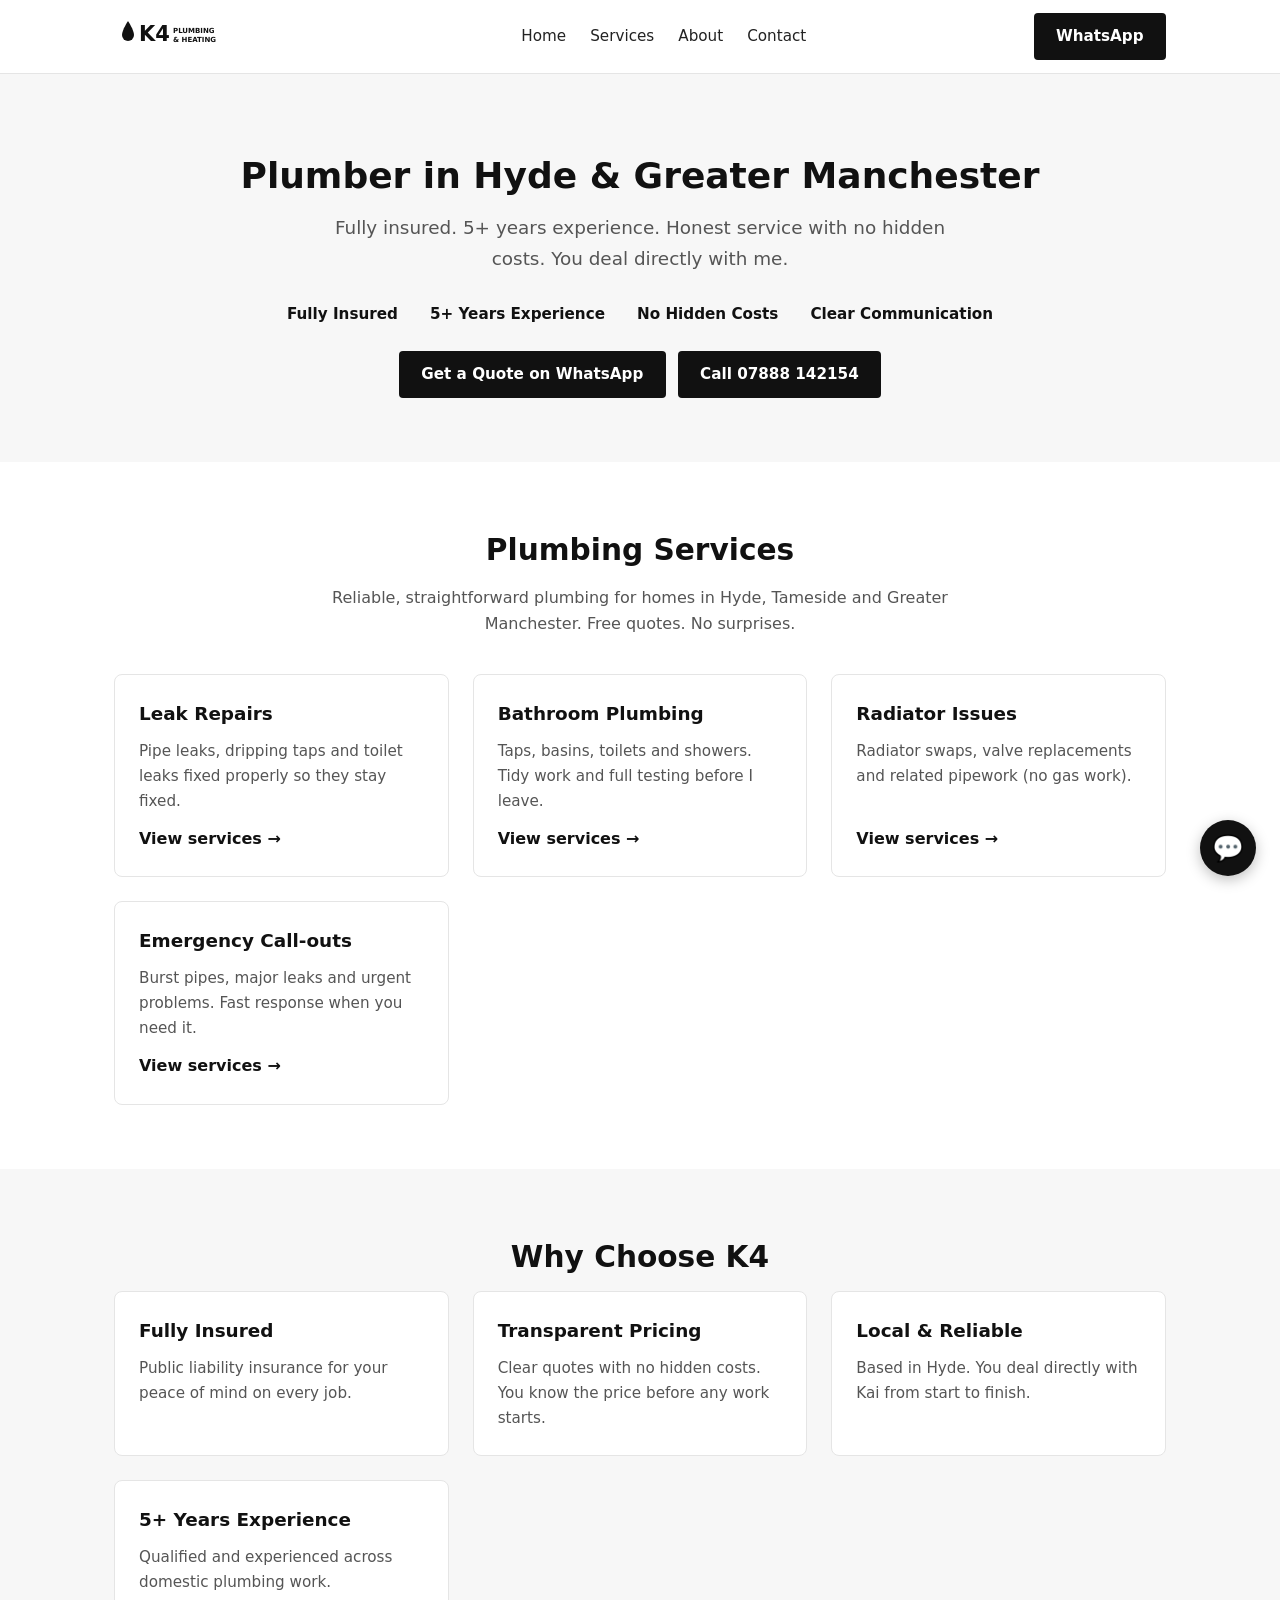
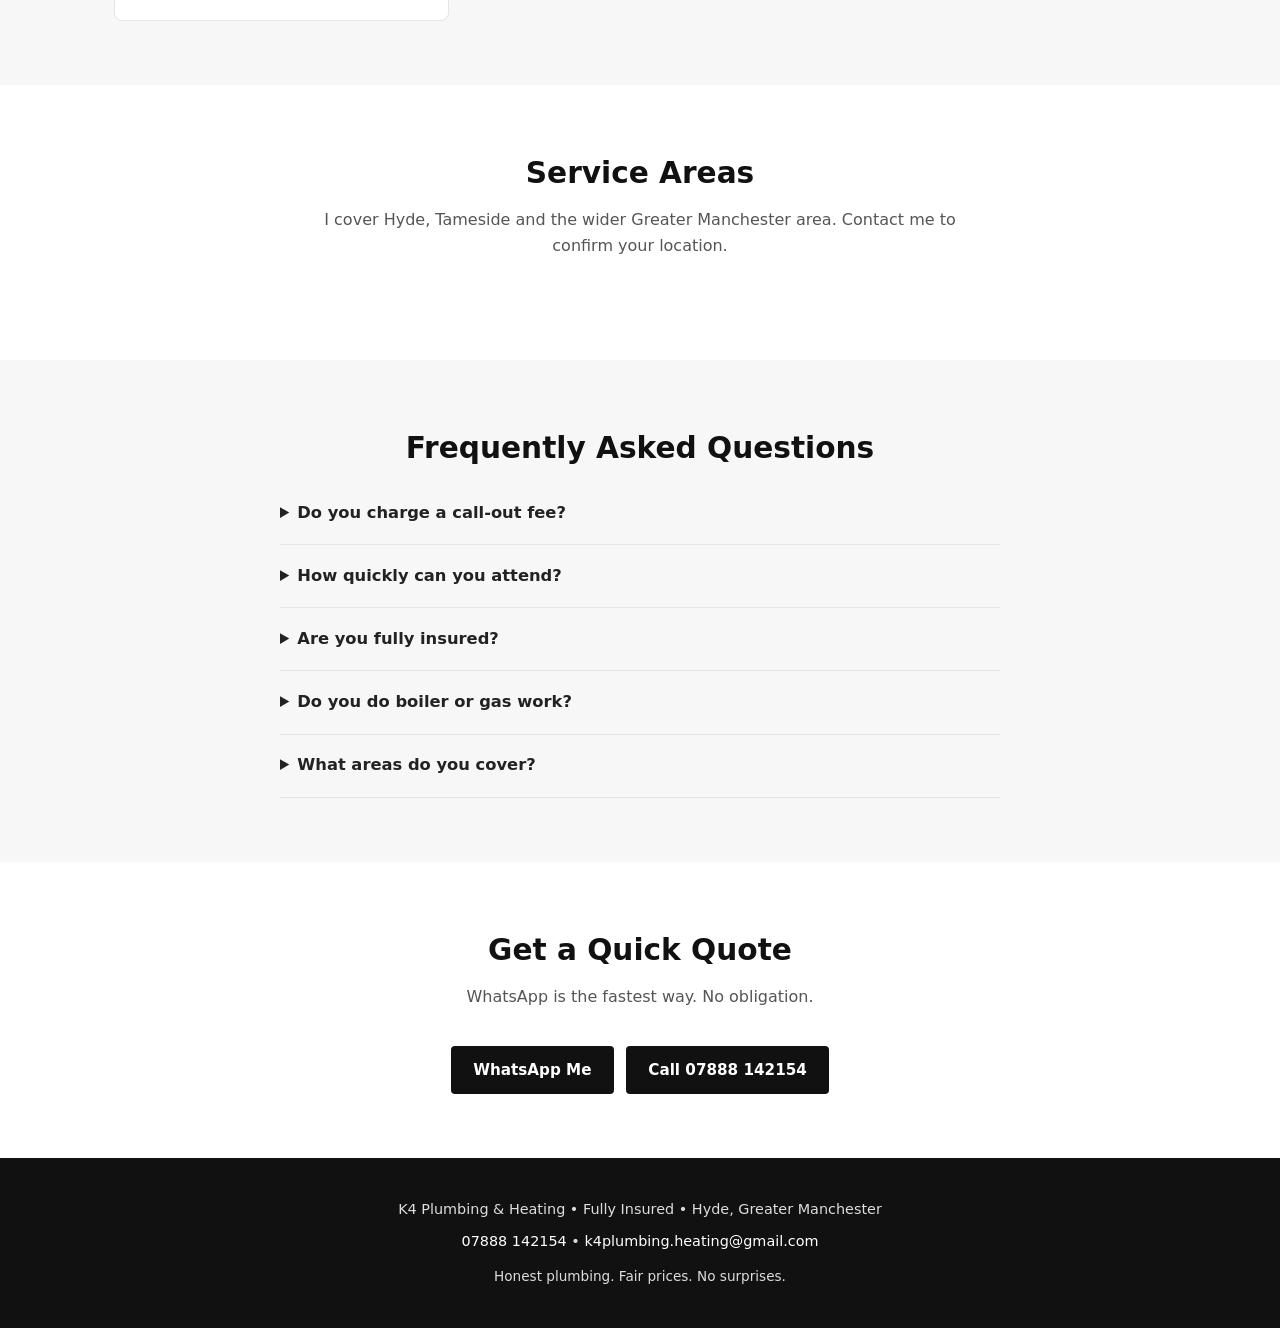
<file: index.html>
<!DOCTYPE html>
<html lang="en">
<head>
<meta charset="UTF-8">
<meta name="viewport" content="width=device-width, initial-scale=1.0">
<title>Plumber in Hyde & Greater Manchester | K4 Plumbing & Heating – No Hidden Costs</title>
<meta name="description" content="Fully insured plumber serving Hyde, Tameside and Greater Manchester. Honest, transparent service with no hidden costs. Leak repairs, bathroom plumbing and emergency call-outs. WhatsApp or call 07888 142154.">
<link rel="stylesheet" href="style.css">
<script type="application/ld+json">
{
  "@context": "https://schema.org",
  "@type": "Plumber",
  "name": "K4 Plumbing & Heating",
  "url": "https://k4-plumbing-heating.onrender.com/",
  "telephone": "+447888142154",
  "email": "k4plumbing.heating@gmail.com",
  "description": "Fully insured plumber with 5+ years experience offering honest, transparent plumbing services with no hidden costs in Hyde and Greater Manchester.",
  "address": {
    "@type": "PostalAddress",
    "addressLocality": "Hyde",
    "addressRegion": "Greater Manchester",
    "addressCountry": "GB"
  },
  "areaServed": [
    {"@type": "City", "name": "Hyde"},
    {"@type": "City", "name": "Tameside"},
    {"@type": "AdministrativeArea", "name": "Greater Manchester"}
  ],
  "priceRange": "££"
}
</script>
</head>
<body>
<header>
  <div class="container header-inner">
    <a href="index.html" class="logo">
      <svg xmlns="http://www.w3.org/2000/svg" viewBox="0 0 320 80" height="40">
        <path fill="#111" d="M28 8c0 0-12 18-12 28a12 12 0 0 0 24 0c0-10-12-28-12-28z"/>
        <text x="50" y="48" font-family="system-ui,Arial,sans-serif" font-weight="800" font-size="42" fill="#111">K4</text>
        <text x="118" y="32" font-family="system-ui,Arial,sans-serif" font-weight="600" font-size="14" fill="#111">PLUMBING</text>
        <text x="118" y="50" font-family="system-ui,Arial,sans-serif" font-weight="600" font-size="14" fill="#111">& HEATING</text>
      </svg>
    </a>
    <nav>
      <a href="index.html">Home</a>
      <a href="services.html">Services</a>
      <a href="about.html">About</a>
      <a href="contact.html">Contact</a>
    </nav>
    <a href="https://wa.me/447888142154?text=Hi%20Kai,%20I%20need%20a%20plumbing%20quote" class="btn">WhatsApp</a>
  </div>
</header>

<section class="hero">
  <div class="container">
    <h1>Plumber in Hyde & Greater Manchester</h1>
    <p>Fully insured. 5+ years experience. Honest service with no hidden costs. You deal directly with me.</p>
    <div class="trust">
      <div>Fully Insured</div>
      <div>5+ Years Experience</div>
      <div>No Hidden Costs</div>
      <div>Clear Communication</div>
    </div>
    <div class="btn-group">
      <a href="https://wa.me/447888142154?text=Hi%20Kai,%20I'd%20like%20a%20quote" class="btn">Get a Quote on WhatsApp</a>
      <a href="tel:07888142154" class="btn">Call 07888 142154</a>
    </div>
  </div>
</section>

<section>
  <div class="container">
    <h2>Plumbing Services</h2>
    <p class="lead">Reliable, straightforward plumbing for homes in Hyde, Tameside and Greater Manchester. Free quotes. No surprises.</p>
    <div class="grid">
      <div class="card">
        <h3>Leak Repairs</h3>
        <p>Pipe leaks, dripping taps and toilet leaks fixed properly so they stay fixed.</p>
        <a href="services.html">View services →</a>
      </div>
      <div class="card">
        <h3>Bathroom Plumbing</h3>
        <p>Taps, basins, toilets and showers. Tidy work and full testing before I leave.</p>
        <a href="services.html">View services →</a>
      </div>
      <div class="card">
        <h3>Radiator Issues</h3>
        <p>Radiator swaps, valve replacements and related pipework (no gas work).</p>
        <a href="services.html">View services →</a>
      </div>
      <div class="card">
        <h3>Emergency Call-outs</h3>
        <p>Burst pipes, major leaks and urgent problems. Fast response when you need it.</p>
        <a href="services.html">View services →</a>
      </div>
    </div>
  </div>
</section>

<section style="background: var(--light);">
  <div class="container">
    <h2>Why Choose K4</h2>
    <div class="grid">
      <div class="card"><h3>Fully Insured</h3><p>Public liability insurance for your peace of mind on every job.</p></div>
      <div class="card"><h3>Transparent Pricing</h3><p>Clear quotes with no hidden costs. You know the price before any work starts.</p></div>
      <div class="card"><h3>Local & Reliable</h3><p>Based in Hyde. You deal directly with Kai from start to finish.</p></div>
      <div class="card"><h3>5+ Years Experience</h3><p>Qualified and experienced across domestic plumbing work.</p></div>
    </div>
  </div>
</section>

<section>
  <div class="container">
    <h2>Service Areas</h2>
    <p class="lead">I cover Hyde, Tameside and the wider Greater Manchester area. Contact me to confirm your location.</p>
  </div>
</section>

<section style="background: var(--light);">
  <div class="container">
    <h2>Frequently Asked Questions</h2>
    <div class="faq">
      <details><summary>Do you charge a call-out fee?</summary><p>No call-out fee for quotes. Any emergency out-of-hours charge is always stated upfront.</p></details>
      <details><summary>How quickly can you attend?</summary><p>Same-day service is often available for urgent jobs. Message me on WhatsApp for the soonest slot.</p></details>
      <details><summary>Are you fully insured?</summary><p>Yes. I carry public liability insurance for all work carried out.</p></details>
      <details><summary>Do you do boiler or gas work?</summary><p>No. I am not gas registered and do not carry out any boiler, gas or central heating system work.</p></details>
      <details><summary>What areas do you cover?</summary><p>Primarily Hyde, Tameside and Greater Manchester. Contact me to check your address.</p></details>
    </div>
  </div>
</section>

<section>
  <div class="container">
    <h2>Get a Quick Quote</h2>
    <p class="lead">WhatsApp is the fastest way. No obligation.</p>
    <div class="btn-group">
      <a href="https://wa.me/447888142154?text=Hi%20Kai,%20I%20need%20a%20plumbing%20quote" class="btn">WhatsApp Me</a>
      <a href="tel:07888142154" class="btn">Call 07888 142154</a>
    </div>
  </div>
</section>

<footer>
  <p>K4 Plumbing & Heating • Fully Insured • Hyde, Greater Manchester</p>
  <p style="margin-top:0.5rem;"><a href="tel:07888142154">07888 142154</a> • <a href="mailto:k4plumbing.heating@gmail.com">k4plumbing.heating@gmail.com</a></p>
  <p style="margin-top:0.75rem; font-size:0.85rem;">Honest plumbing. Fair prices. No surprises.</p>
</footer>

<a href="https://wa.me/447888142154?text=Hi%20Kai,%20I%20need%20a%20plumbing%20quote" class="floating-wa" aria-label="WhatsApp">💬</a>
</body>
</html>
</file>
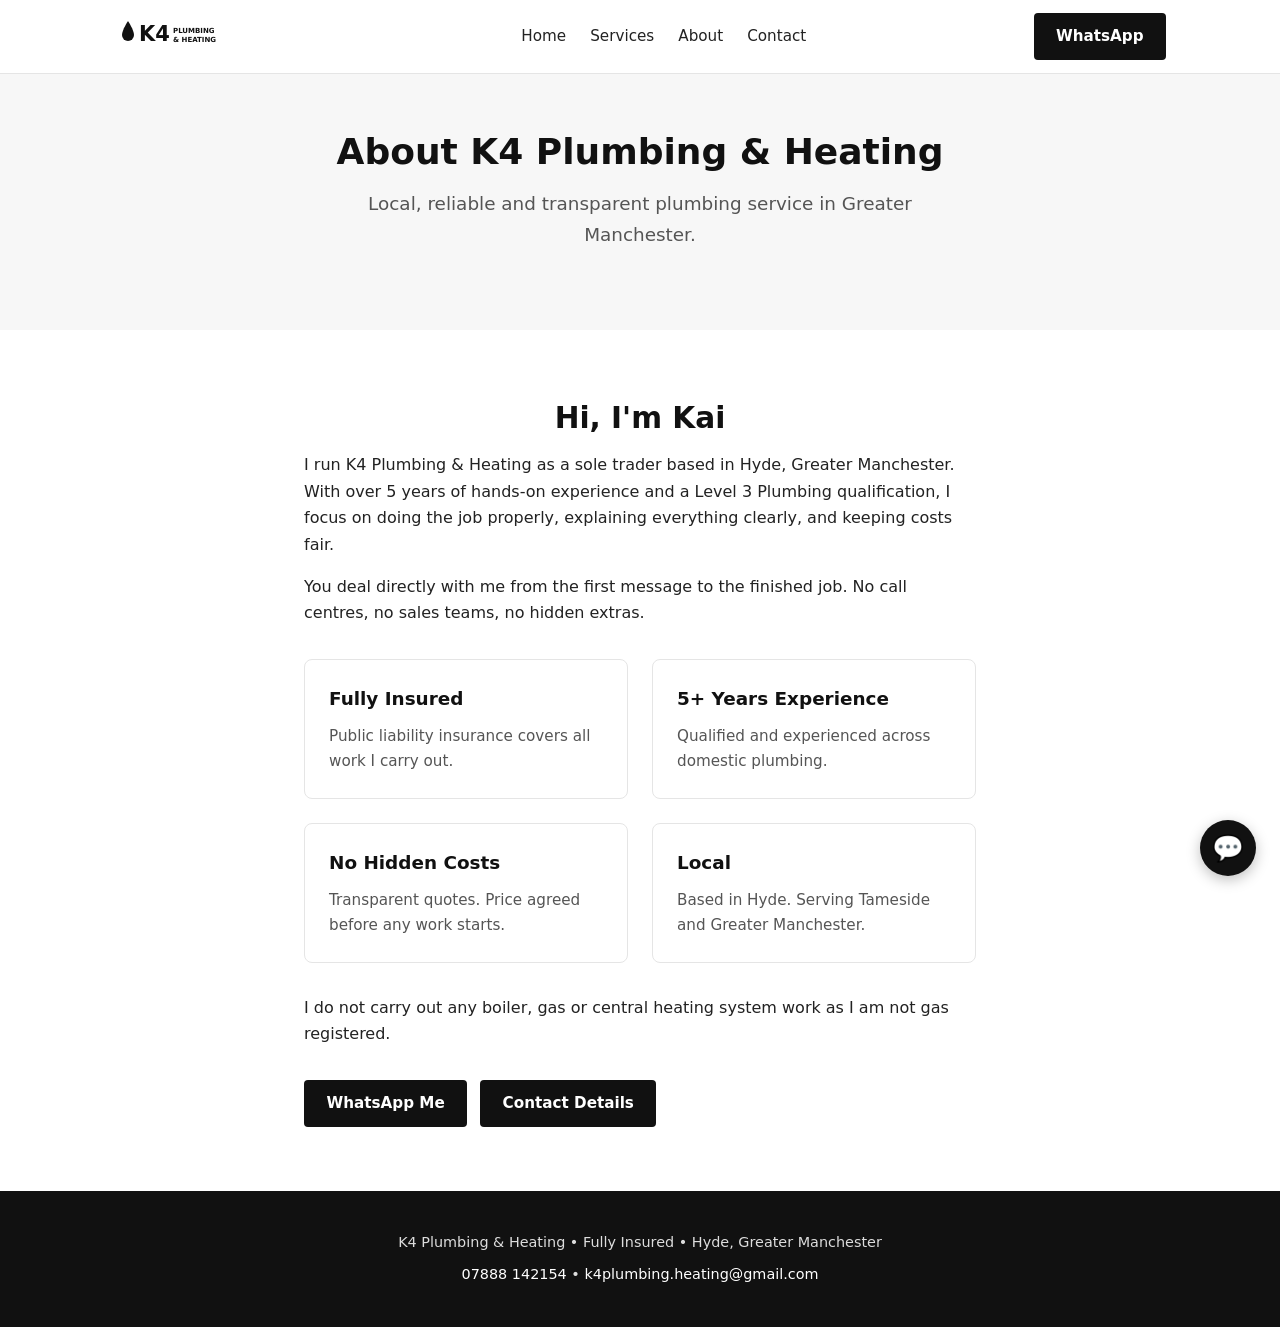
<file: about.html>
<!DOCTYPE html>
<html lang="en">
<head>
<meta charset="UTF-8">
<meta name="viewport" content="width=device-width, initial-scale=1.0">
<title>About K4 Plumbing & Heating | Fully Insured Plumber in Hyde</title>
<meta name="description" content="Meet Kai of K4 Plumbing & Heating. Fully insured plumber with 5+ years experience based in Hyde, Greater Manchester. Honest, transparent service with no hidden costs.">
<link rel="stylesheet" href="style.css">
</head>
<body>
<header>
  <div class="container header-inner">
    <a href="index.html" class="logo">
      <svg xmlns="http://www.w3.org/2000/svg" viewBox="0 0 320 80" height="42">
        <path fill="#111" d="M28 8c0 0-12 18-12 28a12 12 0 0 0 24 0c0-10-12-28-12-28z"/>
        <text x="50" y="48" font-family="system-ui,Arial,sans-serif" font-weight="800" font-size="42" fill="#111">K4</text>
        <text x="118" y="32" font-family="system-ui,Arial,sans-serif" font-weight="600" font-size="14" fill="#111">PLUMBING</text>
        <text x="118" y="50" font-family="system-ui,Arial,sans-serif" font-weight="600" font-size="14" fill="#111">& HEATING</text>
      </svg>
    </a>
    <nav>
      <a href="index.html">Home</a>
      <a href="services.html">Services</a>
      <a href="about.html">About</a>
      <a href="contact.html">Contact</a>
    </nav>
    <a href="https://wa.me/447888142154?text=Hi%20Kai,%20I%20need%20a%20plumbing%20quote" class="btn">WhatsApp</a>
  </div>
</header>

<section class="hero" style="padding: 3.5rem 0;">
  <div class="container">
    <h1>About K4 Plumbing & Heating</h1>
    <p>Local, reliable and transparent plumbing service in Greater Manchester.</p>
  </div>
</section>

<section>
  <div class="container" style="max-width: 720px;">
    <h2>Hi, I'm Kai</h2>
    <p>I run K4 Plumbing & Heating as a sole trader based in Hyde, Greater Manchester. With over 5 years of hands-on experience and a Level 3 Plumbing qualification, I focus on doing the job properly, explaining everything clearly, and keeping costs fair.</p>
    <p style="margin-top: 1rem;">You deal directly with me from the first message to the finished job. No call centres, no sales teams, no hidden extras.</p>

    <div class="grid" style="margin-top: 2rem;">
      <div class="card"><h3>Fully Insured</h3><p>Public liability insurance covers all work I carry out.</p></div>
      <div class="card"><h3>5+ Years Experience</h3><p>Qualified and experienced across domestic plumbing.</p></div>
      <div class="card"><h3>No Hidden Costs</h3><p>Transparent quotes. Price agreed before any work starts.</p></div>
      <div class="card"><h3>Local</h3><p>Based in Hyde. Serving Tameside and Greater Manchester.</p></div>
    </div>

    <p style="margin-top: 2rem;">I do not carry out any boiler, gas or central heating system work as I am not gas registered.</p>

    <div style="margin-top: 2rem;">
      <a href="https://wa.me/447888142154?text=Hi%20Kai,%20I'd%20like%20to%20discuss%20a%20job" class="btn">WhatsApp Me</a>
      <a href="contact.html" class="btn" style="margin-left:0.5rem;">Contact Details</a>
    </div>
  </div>
</section>

<footer>
  <p>K4 Plumbing & Heating • Fully Insured • Hyde, Greater Manchester</p>
  <p style="margin-top:0.5rem;"><a href="tel:07888142154">07888 142154</a> • <a href="mailto:k4plumbing.heating@gmail.com">k4plumbing.heating@gmail.com</a></p>
</footer>

<a href="https://wa.me/447888142154?text=Hi%20Kai,%20I%20need%20a%20plumbing%20quote" class="floating-wa" aria-label="WhatsApp">💬</a>
</body>
</html>
</file>
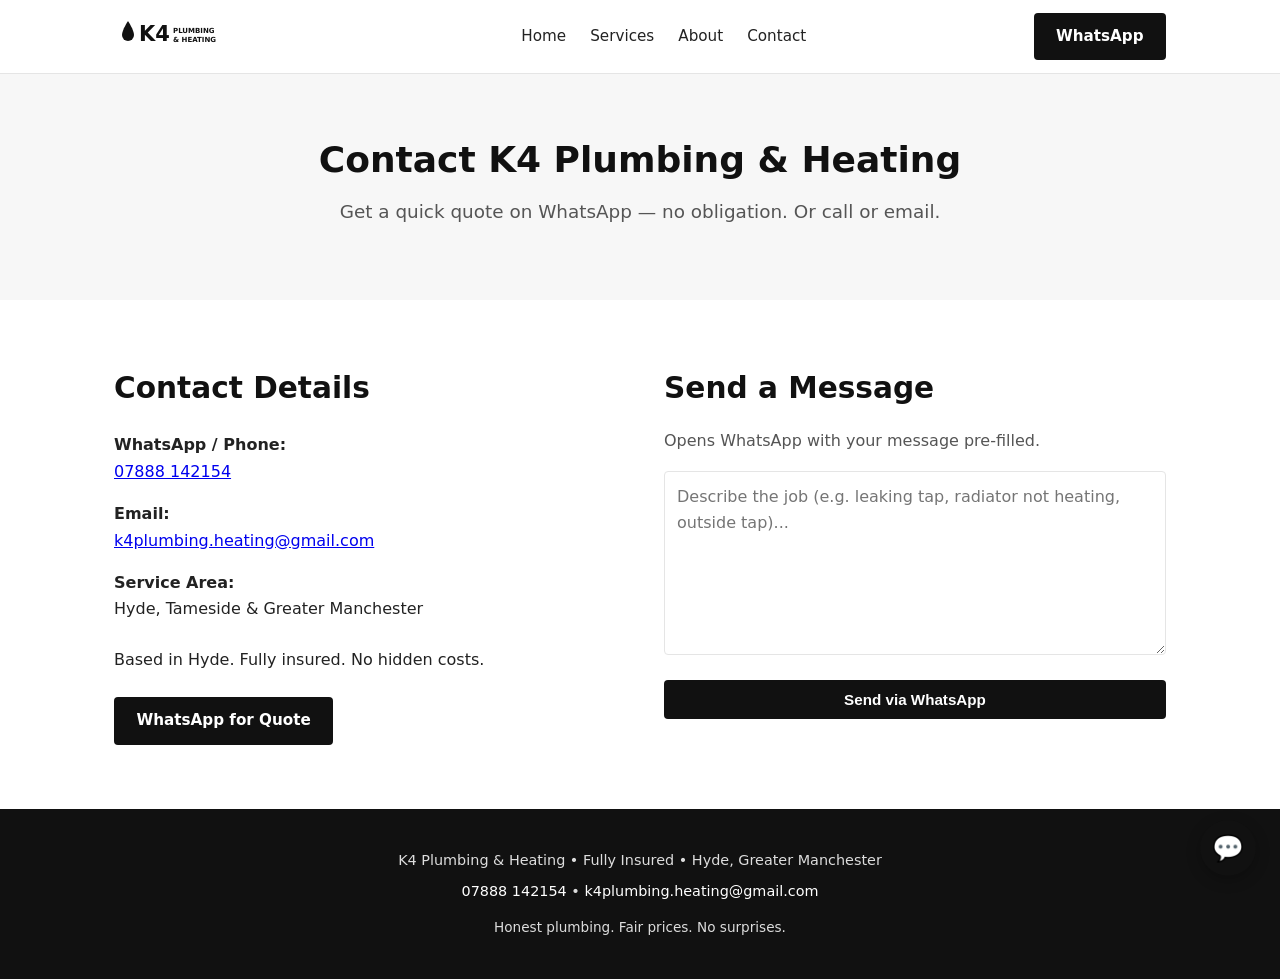
<file: contact.html>
<!DOCTYPE html>
<html lang="en">
<head>
<meta charset="UTF-8">
<meta name="viewport" content="width=device-width, initial-scale=1.0">
<title>Contact K4 Plumbing & Heating | WhatsApp or Call for a Quote | Hyde</title>
<meta name="description" content="Contact K4 Plumbing & Heating in Hyde, Greater Manchester. WhatsApp or call 07888 142154 for a free, no-obligation quote. Fully insured plumber. No hidden costs.">
<link rel="stylesheet" href="style.css">
<script type="application/ld+json">
{
  "@context": "https://schema.org",
  "@type": "Plumber",
  "name": "K4 Plumbing & Heating",
  "telephone": "+447888142154",
  "email": "k4plumbing.heating@gmail.com",
  "address": {
    "@type": "PostalAddress",
    "addressLocality": "Hyde",
    "addressRegion": "Greater Manchester",
    "addressCountry": "GB"
  },
  "areaServed": ["Hyde", "Tameside", "Greater Manchester"]
}
</script>
</head>
<body>
<header>
  <div class="container header-inner">
    <a href="index.html" class="logo">
      <svg xmlns="http://www.w3.org/2000/svg" viewBox="0 0 320 80" height="40">
        <path fill="#111" d="M28 8c0 0-12 18-12 28a12 12 0 0 0 24 0c0-10-12-28-12-28z"/>
        <text x="50" y="48" font-family="system-ui,Arial,sans-serif" font-weight="800" font-size="42" fill="#111">K4</text>
        <text x="118" y="32" font-family="system-ui,Arial,sans-serif" font-weight="600" font-size="14" fill="#111">PLUMBING</text>
        <text x="118" y="50" font-family="system-ui,Arial,sans-serif" font-weight="600" font-size="14" fill="#111">& HEATING</text>
      </svg>
    </a>
    <nav>
      <a href="index.html">Home</a>
      <a href="services.html">Services</a>
      <a href="about.html">About</a>
      <a href="contact.html">Contact</a>
    </nav>
    <a href="https://wa.me/447888142154?text=Hi%20Kai,%20I%20need%20a%20plumbing%20quote" class="btn">WhatsApp</a>
  </div>
</header>

<section class="hero" style="padding: 4rem 0 3rem;">
  <div class="container">
    <h1>Contact K4 Plumbing & Heating</h1>
    <p>Get a quick quote on WhatsApp — no obligation. Or call or email.</p>
  </div>
</section>

<section>
  <div class="container">
    <div class="contact-grid">
      <div>
        <h2 style="text-align:left; margin-bottom:1.25rem;">Contact Details</h2>
        <p style="margin: 1rem 0;"><strong>WhatsApp / Phone:</strong><br><a href="tel:07888142154">07888 142154</a></p>
        <p style="margin: 1rem 0;"><strong>Email:</strong><br><a href="mailto:k4plumbing.heating@gmail.com">k4plumbing.heating@gmail.com</a></p>
        <p style="margin: 1rem 0;"><strong>Service Area:</strong><br>Hyde, Tameside & Greater Manchester</p>
        <p style="margin: 1.5rem 0;">Based in Hyde. Fully insured. No hidden costs.</p>
        <a href="https://wa.me/447888142154?text=Hi%20Kai,%20I%20need%20a%20plumbing%20quote" class="btn">WhatsApp for Quote</a>
      </div>
      <div>
        <h2 style="text-align:left; margin-bottom:1rem;">Send a Message</h2>
        <p style="margin-bottom: 1rem; color: var(--muted);">Opens WhatsApp with your message pre-filled.</p>
        <form onsubmit="event.preventDefault(); const msg = this.message.value || 'Hi Kai, I need a plumbing quote'; window.open('https://wa.me/447888142154?text=' + encodeURIComponent(msg), '_blank');">
          <textarea name="message" rows="6" placeholder="Describe the job (e.g. leaking tap, radiator not heating, outside tap)..." style="width:100%; padding:0.75rem; border:1px solid var(--border); border-radius:4px; font:inherit; margin-bottom:1rem;"></textarea>
          <button type="submit" class="btn" style="width:100%;">Send via WhatsApp</button>
        </form>
      </div>
    </div>
  </div>
</section>

<footer>
  <p>K4 Plumbing & Heating • Fully Insured • Hyde, Greater Manchester</p>
  <p style="margin-top:0.5rem;"><a href="tel:07888142154">07888 142154</a> • <a href="mailto:k4plumbing.heating@gmail.com">k4plumbing.heating@gmail.com</a></p>
  <p style="margin-top:0.75rem; font-size:0.85rem;">Honest plumbing. Fair prices. No surprises.</p>
</footer>

<a href="https://wa.me/447888142154?text=Hi%20Kai,%20I%20need%20a%20plumbing%20quote" class="floating-wa" aria-label="WhatsApp">💬</a>
</body>
</html>
</file>
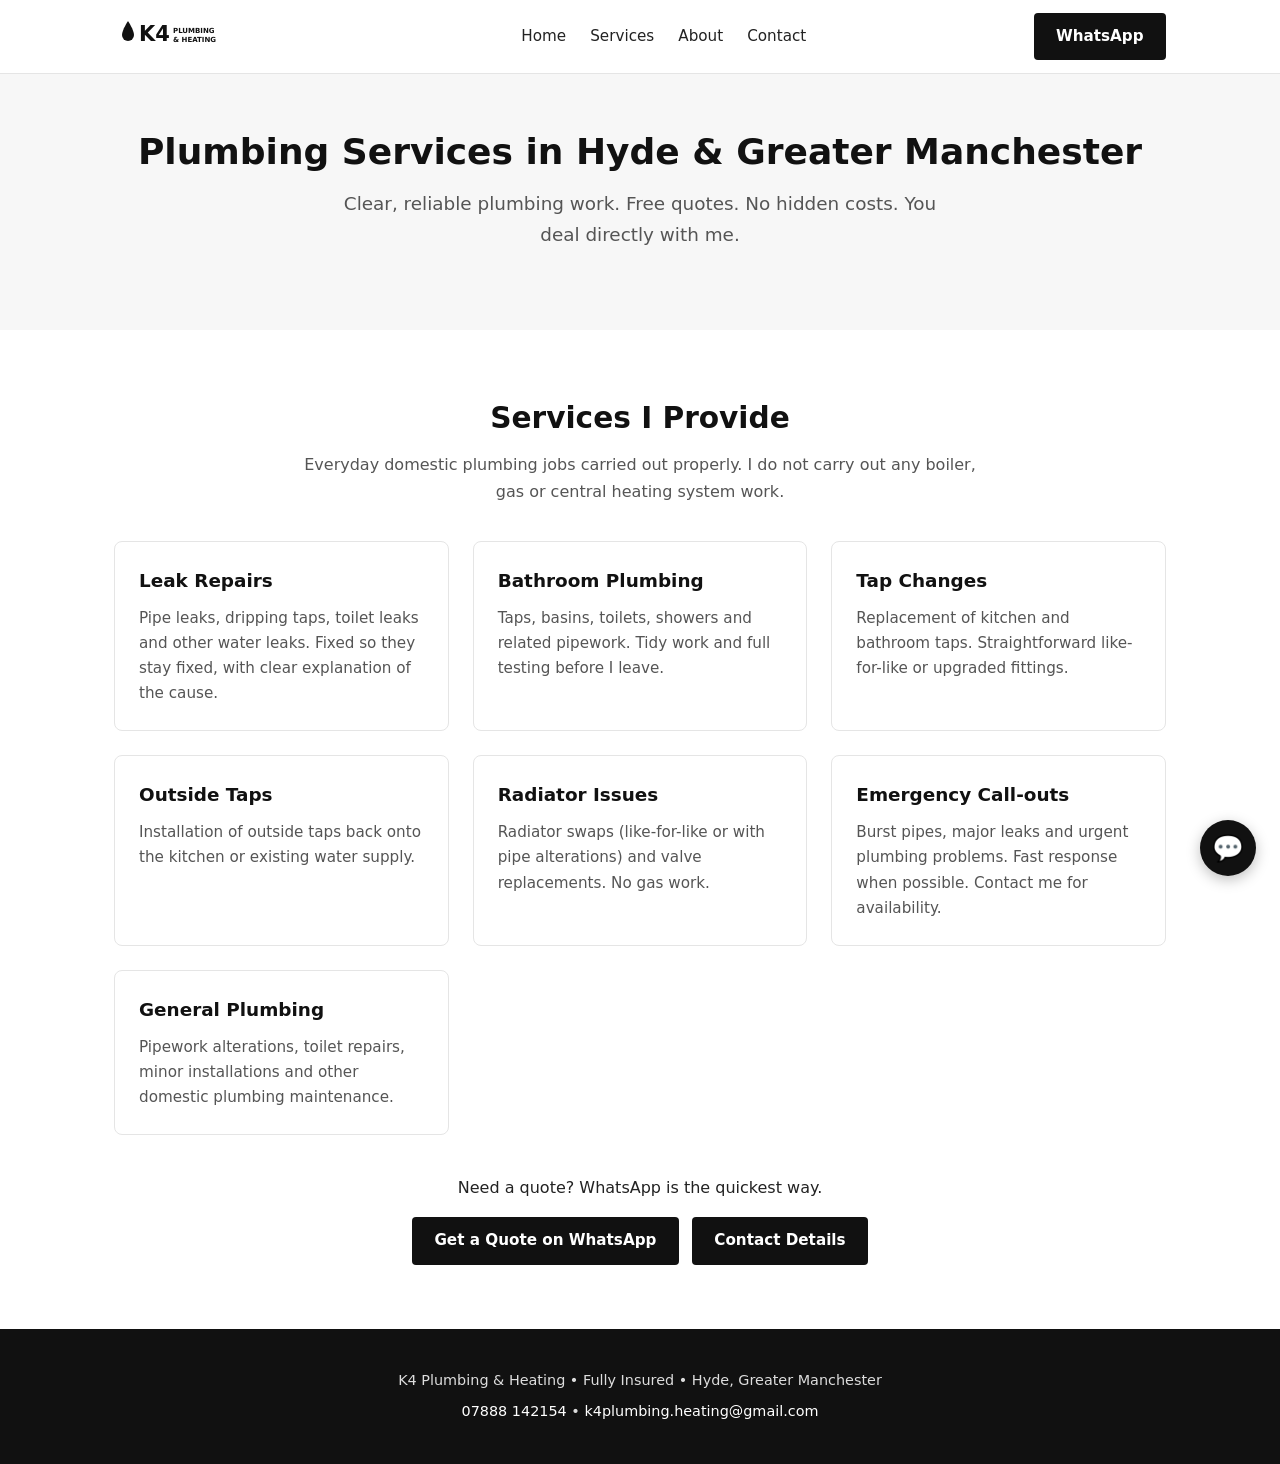
<file: services.html>
<!DOCTYPE html>
<html lang="en">
<head>
<meta charset="UTF-8">
<meta name="viewport" content="width=device-width, initial-scale=1.0">
<title>Plumbing Services in Hyde & Greater Manchester | Leak Repair & Bathroom Plumbing | K4</title>
<meta name="description" content="Plumbing services in Hyde, Tameside and Greater Manchester: leak repairs, bathroom plumbing, tap changes, radiator issues and emergency call-outs. Fully insured. No hidden costs. No gas or boiler work.">
<link rel="stylesheet" href="style.css">
</head>
<body>
<header>
  <div class="container header-inner">
    <a href="index.html" class="logo">
      <svg xmlns="http://www.w3.org/2000/svg" viewBox="0 0 320 80" height="42">
        <path fill="#111" d="M28 8c0 0-12 18-12 28a12 12 0 0 0 24 0c0-10-12-28-12-28z"/>
        <text x="50" y="48" font-family="system-ui,Arial,sans-serif" font-weight="800" font-size="42" fill="#111">K4</text>
        <text x="118" y="32" font-family="system-ui,Arial,sans-serif" font-weight="600" font-size="14" fill="#111">PLUMBING</text>
        <text x="118" y="50" font-family="system-ui,Arial,sans-serif" font-weight="600" font-size="14" fill="#111">& HEATING</text>
      </svg>
    </a>
    <nav>
      <a href="index.html">Home</a>
      <a href="services.html">Services</a>
      <a href="about.html">About</a>
      <a href="contact.html">Contact</a>
    </nav>
    <a href="https://wa.me/447888142154?text=Hi%20Kai,%20I%20need%20a%20plumbing%20quote" class="btn">WhatsApp</a>
  </div>
</header>

<section class="hero" style="padding: 3.5rem 0;">
  <div class="container">
    <h1>Plumbing Services in Hyde & Greater Manchester</h1>
    <p>Clear, reliable plumbing work. Free quotes. No hidden costs. You deal directly with me.</p>
  </div>
</section>

<section>
  <div class="container">
    <h2>Services I Provide</h2>
    <p class="lead">Everyday domestic plumbing jobs carried out properly. I do not carry out any boiler, gas or central heating system work.</p>

    <div class="grid">
      <div class="card">
        <h3>Leak Repairs</h3>
        <p>Pipe leaks, dripping taps, toilet leaks and other water leaks. Fixed so they stay fixed, with clear explanation of the cause.</p>
      </div>
      <div class="card">
        <h3>Bathroom Plumbing</h3>
        <p>Taps, basins, toilets, showers and related pipework. Tidy work and full testing before I leave.</p>
      </div>
      <div class="card">
        <h3>Tap Changes</h3>
        <p>Replacement of kitchen and bathroom taps. Straightforward like-for-like or upgraded fittings.</p>
      </div>
      <div class="card">
        <h3>Outside Taps</h3>
        <p>Installation of outside taps back onto the kitchen or existing water supply.</p>
      </div>
      <div class="card">
        <h3>Radiator Issues</h3>
        <p>Radiator swaps (like-for-like or with pipe alterations) and valve replacements. No gas work.</p>
      </div>
      <div class="card">
        <h3>Emergency Call-outs</h3>
        <p>Burst pipes, major leaks and urgent plumbing problems. Fast response when possible. Contact me for availability.</p>
      </div>
      <div class="card">
        <h3>General Plumbing</h3>
        <p>Pipework alterations, toilet repairs, minor installations and other domestic plumbing maintenance.</p>
      </div>
    </div>

    <div style="margin-top: 2.5rem; text-align: center;">
      <p style="margin-bottom: 1rem;">Need a quote? WhatsApp is the quickest way.</p>
      <a href="https://wa.me/447888142154?text=Hi%20Kai,%20I'd%20like%20a%20quote%20for%20plumbing%20work" class="btn">Get a Quote on WhatsApp</a>
      <a href="contact.html" class="btn" style="margin-left:0.5rem;">Contact Details</a>
    </div>
  </div>
</section>

<footer>
  <p>K4 Plumbing & Heating • Fully Insured • Hyde, Greater Manchester</p>
  <p style="margin-top:0.5rem;"><a href="tel:07888142154">07888 142154</a> • <a href="mailto:k4plumbing.heating@gmail.com">k4plumbing.heating@gmail.com</a></p>
</footer>

<a href="https://wa.me/447888142154?text=Hi%20Kai,%20I%20need%20a%20plumbing%20quote" class="floating-wa" aria-label="WhatsApp">💬</a>
</body>
</html>
</file>
<file: style.css>
/* K4 Plumbing & Heating - Clean professional layout */
:root {
  --dark: #111;
  --text: #222;
  --muted: #555;
  --bg: #ffffff;
  --light: #f7f7f7;
  --border: #e5e5e5;
  --accent: #111;
}
* { box-sizing: border-box; margin: 0; padding: 0; }
html { scroll-behavior: smooth; }
body {
  font-family: system-ui, -apple-system, BlinkMacSystemFont, 'Segoe UI', Roboto, sans-serif;
  color: var(--text);
  line-height: 1.65;
  background: var(--bg);
  font-size: 16px;
}
.container { max-width: 1100px; margin: 0 auto; padding: 0 1.5rem; }
header {
  position: sticky; top: 0; background: #fff; border-bottom: 1px solid var(--border);
  z-index: 100; padding: 0.8rem 0;
}
.header-inner { display: flex; justify-content: space-between; align-items: center; gap: 1rem; }
.logo { display: flex; align-items: center; text-decoration: none; flex-shrink: 0; }
.logo svg { height: 40px; width: auto; }
nav { display: flex; align-items: center; gap: 0.25rem; }
nav a { margin-left: 1.25rem; text-decoration: none; color: var(--text); font-weight: 500; font-size: 0.95rem; }
nav a:hover { color: #000; }
.btn {
  display: inline-block; background: var(--accent); color: #fff; padding: 0.7rem 1.4rem;
  border-radius: 4px; text-decoration: none; font-weight: 600; font-size: 0.95rem;
  border: none; cursor: pointer; text-align: center;
}
.btn:hover { background: #000; }
.btn-group { display: flex; gap: 0.75rem; justify-content: center; flex-wrap: wrap; margin-top: 1.5rem; }
.hero {
  padding: 5rem 0 4rem; background: var(--light); text-align: center;
}
.hero h1 { font-size: 2.25rem; line-height: 1.2; margin-bottom: 1rem; color: var(--dark); font-weight: 700; }
.hero p { font-size: 1.15rem; color: var(--muted); max-width: 620px; margin: 0 auto 1.5rem; }
.trust { display: flex; justify-content: center; gap: 2rem; flex-wrap: wrap; margin: 1.75rem 0 0.5rem; font-size: 0.95rem; }
.trust div { font-weight: 600; color: var(--dark); }
section { padding: 4rem 0; }
section h2 { font-size: 1.85rem; margin-bottom: 0.6rem; color: var(--dark); text-align: center; font-weight: 700; }
.lead { color: var(--muted); margin: 0 auto 2.25rem; max-width: 680px; text-align: center; }
.grid { display: grid; grid-template-columns: repeat(auto-fit, minmax(250px, 1fr)); gap: 1.5rem; }
.card {
  background: #fff; border: 1px solid var(--border); border-radius: 8px; padding: 1.5rem;
  display: flex; flex-direction: column; height: 100%;
}
.card h3 { font-size: 1.15rem; margin-bottom: 0.6rem; color: var(--dark); }
.card p { color: var(--muted); font-size: 0.95rem; flex-grow: 1; }
.card a { color: var(--dark); font-weight: 600; text-decoration: none; margin-top: 0.75rem; display: inline-block; }
.faq { max-width: 720px; margin: 0 auto; }
.faq details { border-bottom: 1px solid var(--border); padding: 0.85rem 0; }
.faq summary { cursor: pointer; font-weight: 600; padding: 0.25rem 0; font-size: 1.02rem; }
.faq p { padding: 0.5rem 0 0.5rem; color: var(--muted); }
footer {
  background: var(--dark); color: #ddd; text-align: center; padding: 2.5rem 1rem; font-size: 0.9rem;
}
footer a { color: #fff; text-decoration: none; }
.floating-wa {
  position: fixed; bottom: 1.5rem; right: 1.5rem; background: var(--dark);
  color: #fff; width: 56px; height: 56px; border-radius: 50%; display: flex;
  align-items: center; justify-content: center; font-size: 1.6rem; text-decoration: none;
  box-shadow: 0 4px 14px rgba(0,0,0,0.25); z-index: 200;
}
.floating-wa:hover { background: #000; }
img { max-width: 100%; height: auto; display: block; border-radius: 6px; }
.contact-grid { display: grid; grid-template-columns: 1fr 1fr; gap: 3rem; align-items: start; }
@media (max-width: 700px) {
  .hero { padding: 3.5rem 0 3rem; }
  .hero h1 { font-size: 1.75rem; }
  nav { display: none; }
  .header-inner { justify-content: space-between; }
  .trust { flex-direction: column; gap: 0.5rem; }
  .contact-grid { grid-template-columns: 1fr; gap: 2rem; }
  section { padding: 3rem 0; }
}
</file>
